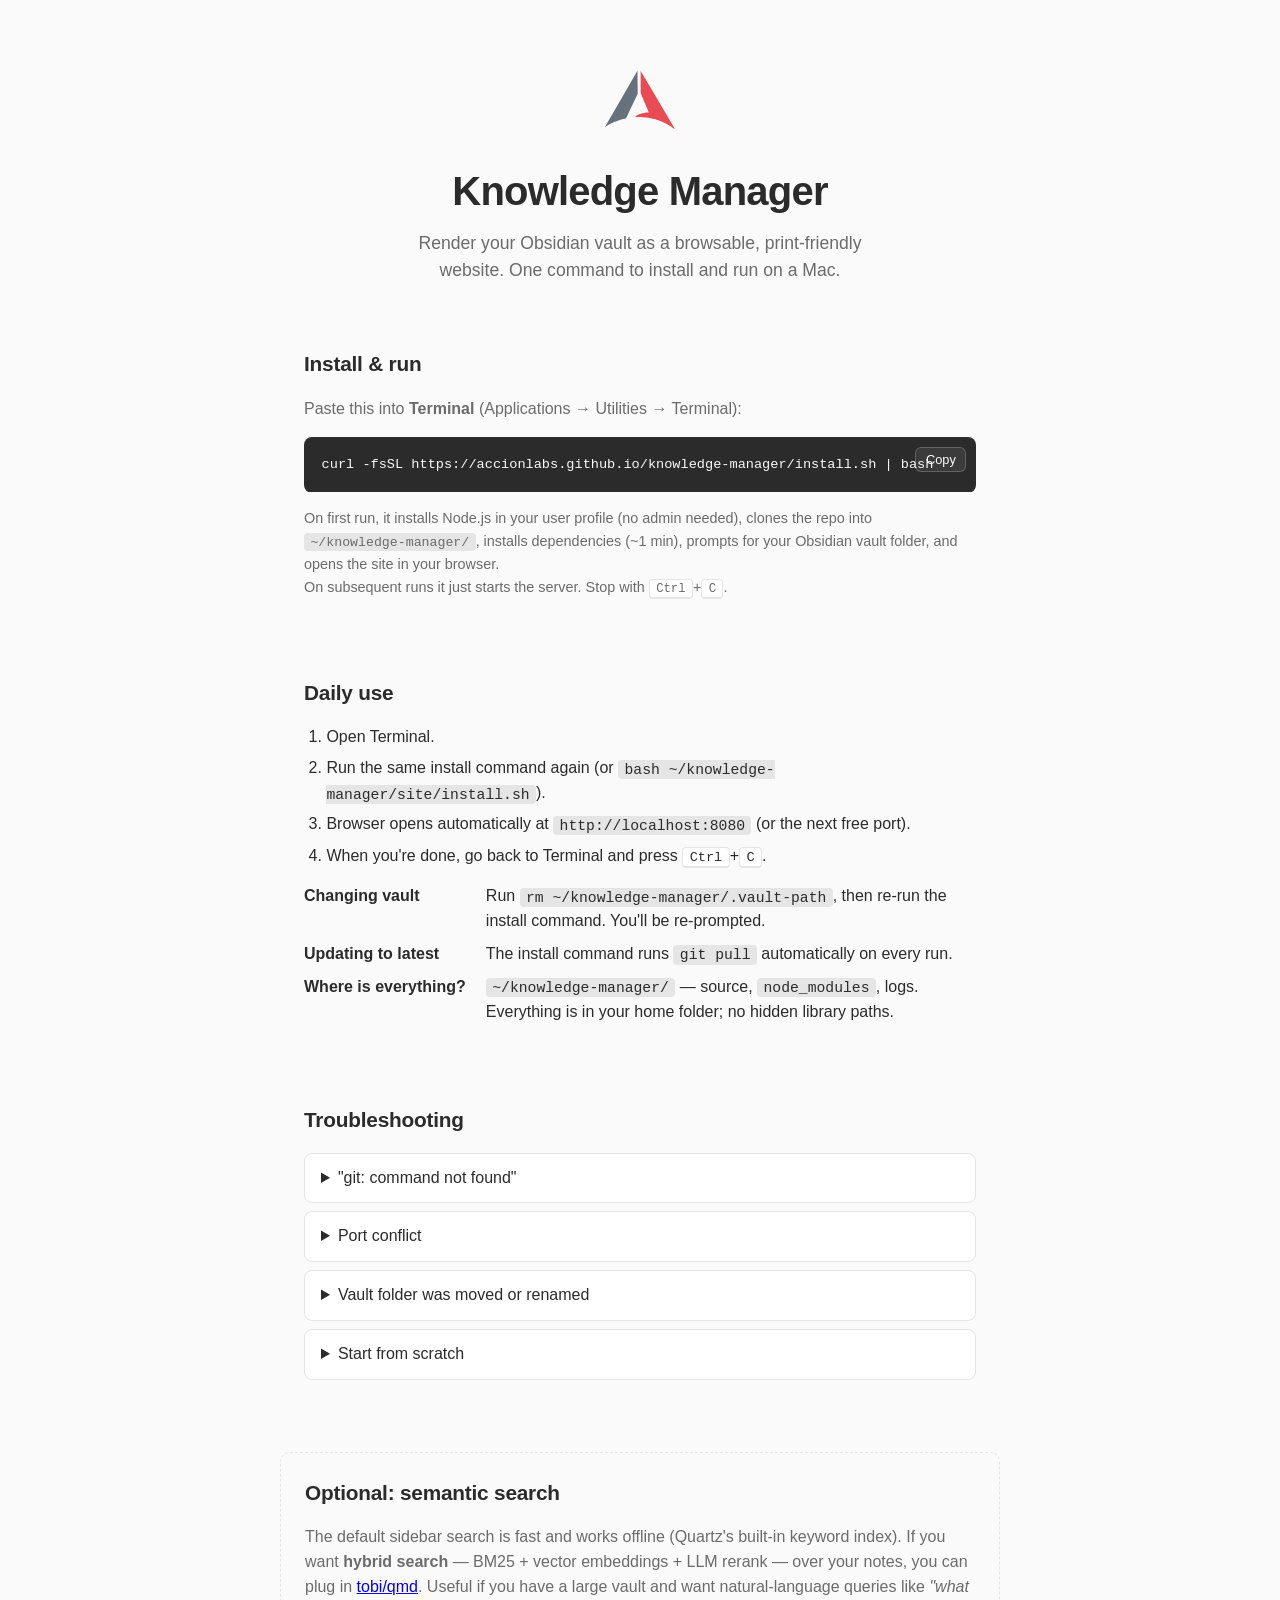
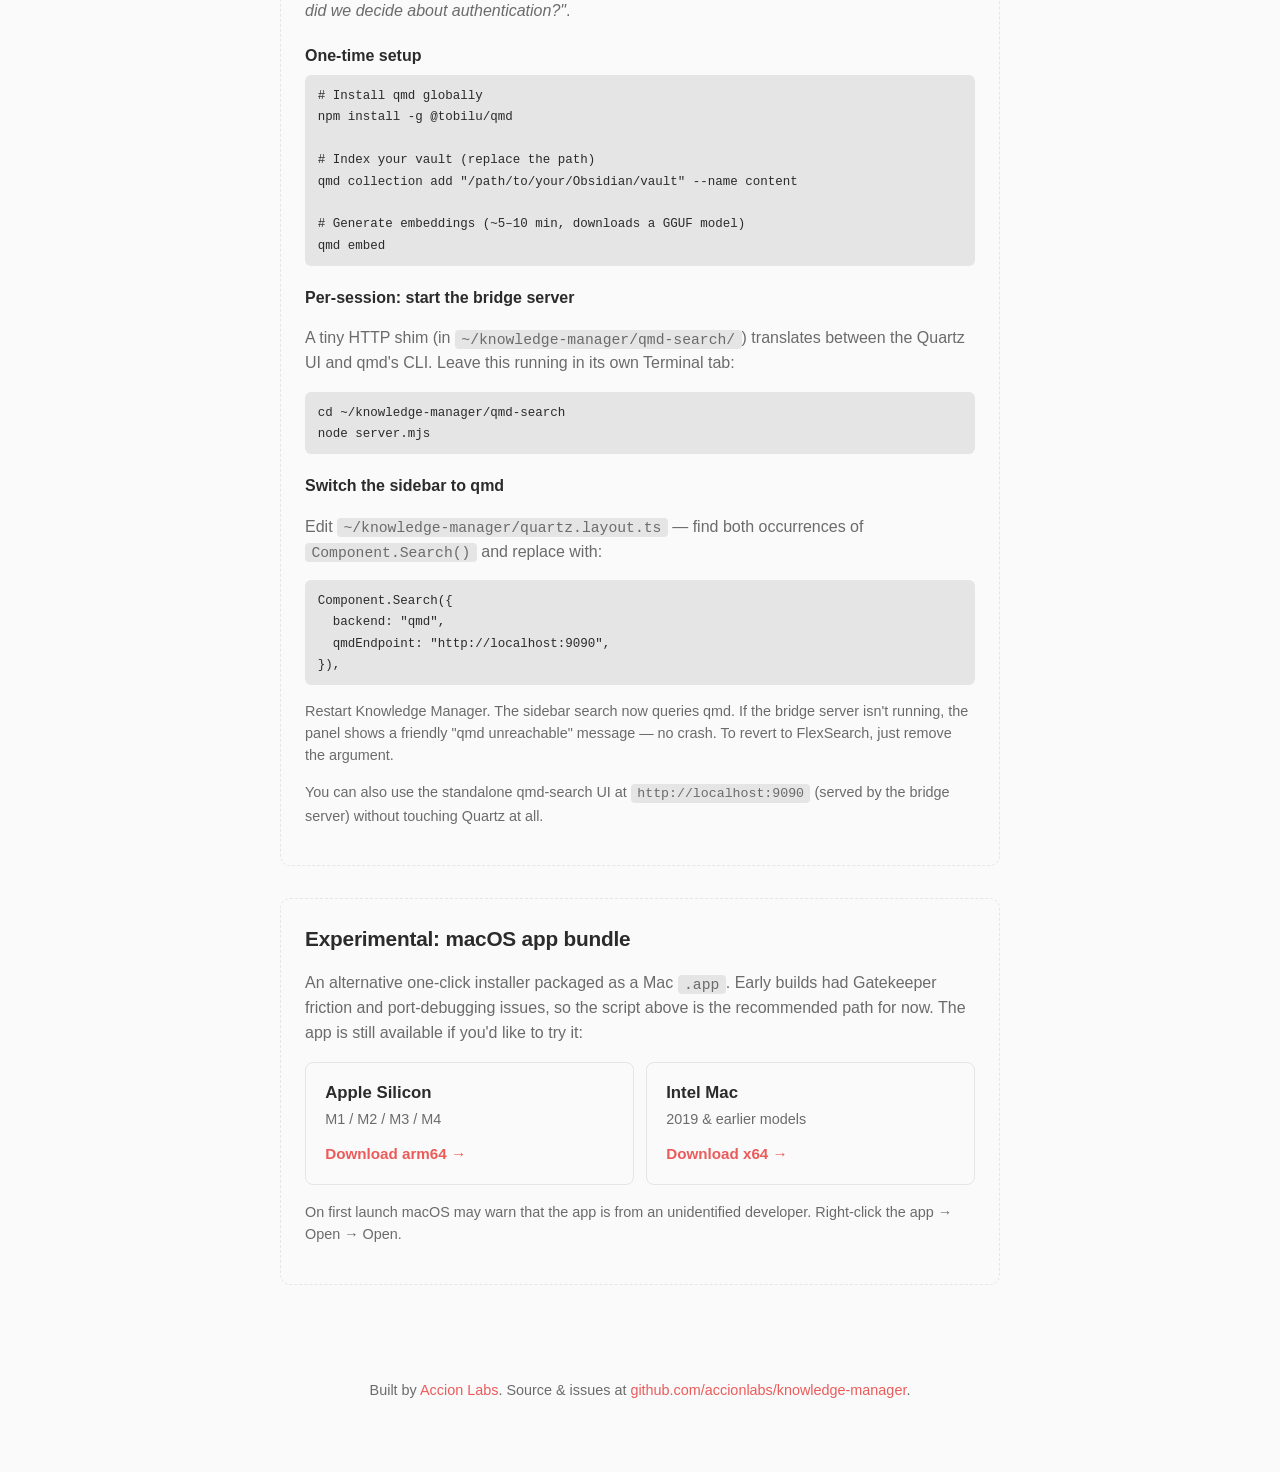
<file: site/index.html>
<!doctype html>
<html lang="en">
  <head>
    <meta charset="utf-8" />
    <meta name="viewport" content="width=device-width,initial-scale=1" />
    <title>Knowledge Manager — Accion Labs</title>
    <link rel="icon" href="icon.svg" type="image/svg+xml" />
    <link rel="stylesheet" href="style.css" />
  </head>
  <body>
    <header>
      <img src="icon.svg" alt="" class="brand-icon" />
      <h1>Knowledge Manager</h1>
      <p class="tagline">
        Render your Obsidian vault as a browsable, print-friendly website. One command to install and run on a Mac.
      </p>
    </header>

    <section class="install" id="install">
      <h2>Install &amp; run</h2>
      <p class="muted">Paste this into <strong>Terminal</strong> (Applications → Utilities → Terminal):</p>
      <div class="code-hero">
        <pre><code id="install-cmd">curl -fsSL https://accionlabs.github.io/knowledge-manager/install.sh | bash</code></pre>
        <button class="copy-btn" data-copy-target="install-cmd">Copy</button>
      </div>
      <p class="muted small">
        On first run, it installs Node.js in your user profile (no admin needed), clones the repo into
        <code>~/knowledge-manager/</code>, installs dependencies (~1 min), prompts for your Obsidian vault folder,
        and opens the site in your browser. <br />
        On subsequent runs it just starts the server. Stop with <kbd>Ctrl</kbd>+<kbd>C</kbd>.
      </p>
    </section>

    <section class="usage">
      <h2>Daily use</h2>
      <ol>
        <li>Open Terminal.</li>
        <li>Run the same install command again (or <code>bash ~/knowledge-manager/site/install.sh</code>).</li>
        <li>Browser opens automatically at <code>http://localhost:8080</code> (or the next free port).</li>
        <li>When you're done, go back to Terminal and press <kbd>Ctrl</kbd>+<kbd>C</kbd>.</li>
      </ol>
      <dl>
        <dt>Changing vault</dt>
        <dd>Run <code>rm ~/knowledge-manager/.vault-path</code>, then re-run the install command. You'll be re-prompted.</dd>
        <dt>Updating to latest</dt>
        <dd>The install command runs <code>git pull</code> automatically on every run.</dd>
        <dt>Where is everything?</dt>
        <dd><code>~/knowledge-manager/</code> — source, <code>node_modules</code>, logs. Everything is in your home folder; no hidden library paths.</dd>
      </dl>
    </section>

    <section class="troubleshooting">
      <h2>Troubleshooting</h2>
      <details>
        <summary>"git: command not found"</summary>
        <p>Install Apple's Command Line Tools (one-time, ~5 min):</p>
        <pre><code>xcode-select --install</code></pre>
      </details>
      <details>
        <summary>Port conflict</summary>
        <p>
          The script auto-picks a free port between <code>8080-8100</code> for HTTP and <code>3001-3100</code> for the
          WebSocket live-reload. The actual port is printed in Terminal (<em>Running at http://localhost:XXXX</em>).
        </p>
      </details>
      <details>
        <summary>Vault folder was moved or renamed</summary>
        <p>Reset and re-prompt:</p>
        <pre><code>rm ~/knowledge-manager/.vault-path</code></pre>
        <p>Then re-run the install command.</p>
      </details>
      <details>
        <summary>Start from scratch</summary>
        <p>Delete the install folder:</p>
        <pre><code>rm -rf ~/knowledge-manager</code></pre>
        <p>Then re-run the install command.</p>
      </details>
    </section>

    <section class="optional" id="qmd">
      <h2>Optional: semantic search</h2>
      <p class="muted">
        The default sidebar search is fast and works offline (Quartz's built-in keyword index). If you want
        <strong>hybrid search</strong> — BM25 + vector embeddings + LLM rerank — over your notes, you can plug in
        <a href="https://github.com/tobi/qmd" target="_blank" rel="noreferrer">tobi/qmd</a>. Useful if you have a large
        vault and want natural-language queries like <em>"what did we decide about authentication?"</em>.
      </p>

      <h3>One-time setup</h3>
      <pre><code># Install qmd globally
npm install -g @tobilu/qmd

# Index your vault (replace the path)
qmd collection add "/path/to/your/Obsidian/vault" --name content

# Generate embeddings (~5–10 min, downloads a GGUF model)
qmd embed</code></pre>

      <h3>Per-session: start the bridge server</h3>
      <p class="muted">A tiny HTTP shim (in <code>~/knowledge-manager/qmd-search/</code>) translates between the Quartz UI and qmd's CLI. Leave this running in its own Terminal tab:</p>
      <pre><code>cd ~/knowledge-manager/qmd-search
node server.mjs</code></pre>

      <h3>Switch the sidebar to qmd</h3>
      <p class="muted">Edit <code>~/knowledge-manager/quartz.layout.ts</code> — find both occurrences of <code>Component.Search()</code> and replace with:</p>
      <pre><code>Component.Search({
  backend: "qmd",
  qmdEndpoint: "http://localhost:9090",
}),</code></pre>
      <p class="muted small">
        Restart Knowledge Manager. The sidebar search now queries qmd. If the bridge server isn't running, the
        panel shows a friendly "qmd unreachable" message — no crash. To revert to FlexSearch, just remove the
        argument.
      </p>
      <p class="muted small">
        You can also use the standalone qmd-search UI at <code>http://localhost:9090</code> (served by the bridge
        server) without touching Quartz at all.
      </p>
    </section>

    <section class="experimental" id="app">
      <h2>Experimental: macOS app bundle</h2>
      <p class="muted">
        An alternative one-click installer packaged as a Mac <code>.app</code>. Early builds had Gatekeeper friction and
        port-debugging issues, so the script above is the recommended path for now. The app is still available if
        you'd like to try it:
      </p>
      <div class="download-grid">
        <a
          class="download-card"
          href="https://github.com/accionlabs/knowledge-manager/releases/latest/download/Knowledge-Manager-arm64.zip"
        >
          <div class="arch">Apple Silicon</div>
          <div class="sub">M1 / M2 / M3 / M4</div>
          <div class="download-cta">Download arm64 &rarr;</div>
        </a>
        <a
          class="download-card"
          href="https://github.com/accionlabs/knowledge-manager/releases/latest/download/Knowledge-Manager-x64.zip"
        >
          <div class="arch">Intel Mac</div>
          <div class="sub">2019 &amp; earlier models</div>
          <div class="download-cta">Download x64 &rarr;</div>
        </a>
      </div>
      <p class="muted small">
        On first launch macOS may warn that the app is from an unidentified developer. Right-click the app → Open → Open.
      </p>
    </section>

    <footer>
      <p>
        Built by <a href="https://accionlabs.com">Accion Labs</a>.
        Source &amp; issues at
        <a href="https://github.com/accionlabs/knowledge-manager">github.com/accionlabs/knowledge-manager</a>.
      </p>
    </footer>

    <script>
      document.querySelectorAll(".copy-btn").forEach((btn) => {
        btn.addEventListener("click", async () => {
          const id = btn.getAttribute("data-copy-target");
          const text = document.getElementById(id).textContent;
          try {
            await navigator.clipboard.writeText(text);
            const original = btn.textContent;
            btn.textContent = "Copied!";
            setTimeout(() => (btn.textContent = original), 1500);
          } catch (e) {
            // clipboard access blocked; ignore
          }
        });
      });
    </script>
  </body>
</html>
</file>
<file: site/style.css>
:root {
  --accion-red: #eb5b5a;
  --accion-dark: #2b2b2b;
  --muted: #6b6b6b;
  --bg: #fafafa;
  --card: #fff;
  --border: #e5e5e5;
  --accent: #e5e5e5;
}

* {
  box-sizing: border-box;
}

html {
  font-family:
    -apple-system, BlinkMacSystemFont, "Segoe UI", Helvetica, Arial, sans-serif;
  line-height: 1.55;
  color: var(--accion-dark);
  background: var(--bg);
}

body {
  margin: 0;
  padding: 0;
}

header,
section,
footer {
  max-width: 720px;
  margin: 0 auto;
  padding: 2rem 1.5rem;
}

header {
  text-align: center;
  padding-top: 4rem;
  padding-bottom: 2rem;
}

.brand-icon {
  width: 72px;
  height: 72px;
  margin-bottom: 1rem;
}

header h1 {
  font-size: 2.5rem;
  margin: 0 0 0.5rem;
  letter-spacing: -0.02em;
}

.tagline {
  font-size: 1.1rem;
  color: var(--muted);
  margin: 0 auto;
  max-width: 500px;
}

h2 {
  font-size: 1.3rem;
  margin: 0 0 1rem;
  letter-spacing: -0.01em;
}

.muted {
  color: var(--muted);
}

.small {
  font-size: 0.9rem;
}

code {
  font-family: ui-monospace, "SF Mono", Menlo, Consolas, monospace;
  font-size: 0.92em;
  background: var(--accent);
  padding: 0.1rem 0.4rem;
  border-radius: 4px;
}

kbd {
  font-family: ui-monospace, "SF Mono", Menlo, Consolas, monospace;
  font-size: 0.85em;
  background: var(--card);
  border: 1px solid var(--border);
  border-bottom-width: 2px;
  border-radius: 4px;
  padding: 0.1rem 0.4rem;
}

/* --- Install hero --- */
.code-hero {
  position: relative;
  margin: 1rem 0 0.75rem;
}

.code-hero pre {
  background: var(--accion-dark);
  color: #fafafa;
  padding: 1.1rem 4.5rem 1.1rem 1.1rem;
  border-radius: 8px;
  overflow-x: auto;
  margin: 0;
  font-size: 0.85rem;
  line-height: 1.5;
}

.code-hero code {
  background: transparent;
  color: inherit;
  padding: 0;
  font-size: inherit;
}

.copy-btn {
  position: absolute;
  top: 0.6rem;
  right: 0.6rem;
  border: 1px solid rgba(255, 255, 255, 0.2);
  background: rgba(255, 255, 255, 0.08);
  color: #fafafa;
  border-radius: 6px;
  padding: 0.25rem 0.6rem;
  font-size: 0.8rem;
  cursor: pointer;
  font-family: inherit;
}

.copy-btn:hover {
  background: rgba(255, 255, 255, 0.15);
}

/* Inline pre blocks in other sections */
section pre {
  background: var(--accent);
  border-radius: 6px;
  padding: 0.6rem 0.8rem;
  overflow-x: auto;
  font-size: 0.85rem;
  margin: 0.4rem 0;
}

section pre code {
  background: transparent;
  padding: 0;
}

/* --- Experimental .app downloads --- */
.experimental,
.optional {
  border: 1px dashed var(--border);
  border-radius: 10px;
  padding: 1.5rem;
  margin: 2rem 1.5rem;
  max-width: 720px;
}

@media (min-width: 760px) {
  .experimental,
  .optional {
    margin: 2rem auto;
  }
}

.optional h3 {
  font-size: 1rem;
  margin: 1.25rem 0 0.4rem;
}

.download-grid {
  display: grid;
  grid-template-columns: 1fr;
  gap: 0.75rem;
  margin: 1rem 0;
}

@media (min-width: 520px) {
  .download-grid {
    grid-template-columns: 1fr 1fr;
  }
}

.download-card {
  display: block;
  padding: 1.1rem 1.2rem;
  border: 1px solid var(--border);
  border-radius: 8px;
  text-decoration: none;
  color: inherit;
  transition:
    border-color 0.15s,
    transform 0.1s;
}

.download-card:hover {
  border-color: var(--accion-red);
  transform: translateY(-1px);
}

.download-card .arch {
  font-weight: 600;
  font-size: 1.05rem;
}

.download-card .sub {
  color: var(--muted);
  font-size: 0.9rem;
  margin-top: 0.1rem;
}

.download-card .download-cta {
  color: var(--accion-red);
  font-weight: 600;
  margin-top: 0.75rem;
  font-size: 0.95rem;
}

/* --- Lists --- */
ol,
ul {
  padding-left: 1.4rem;
}

ol li,
ul li {
  margin-bottom: 0.4rem;
}

dl {
  display: grid;
  grid-template-columns: max-content 1fr;
  column-gap: 1.25rem;
  row-gap: 0.5rem;
}

dt {
  font-weight: 600;
}

dd {
  margin: 0;
}

details {
  background: var(--card);
  border: 1px solid var(--border);
  border-radius: 8px;
  padding: 0.75rem 1rem;
  margin-bottom: 0.5rem;
}

details > summary {
  cursor: pointer;
  font-weight: 500;
}

details[open] > summary {
  margin-bottom: 0.5rem;
}

footer {
  text-align: center;
  color: var(--muted);
  font-size: 0.9rem;
  padding: 3rem 1.5rem 4rem;
}

footer a {
  color: var(--accion-red);
  text-decoration: none;
}

footer a:hover {
  text-decoration: underline;
}
</file>
